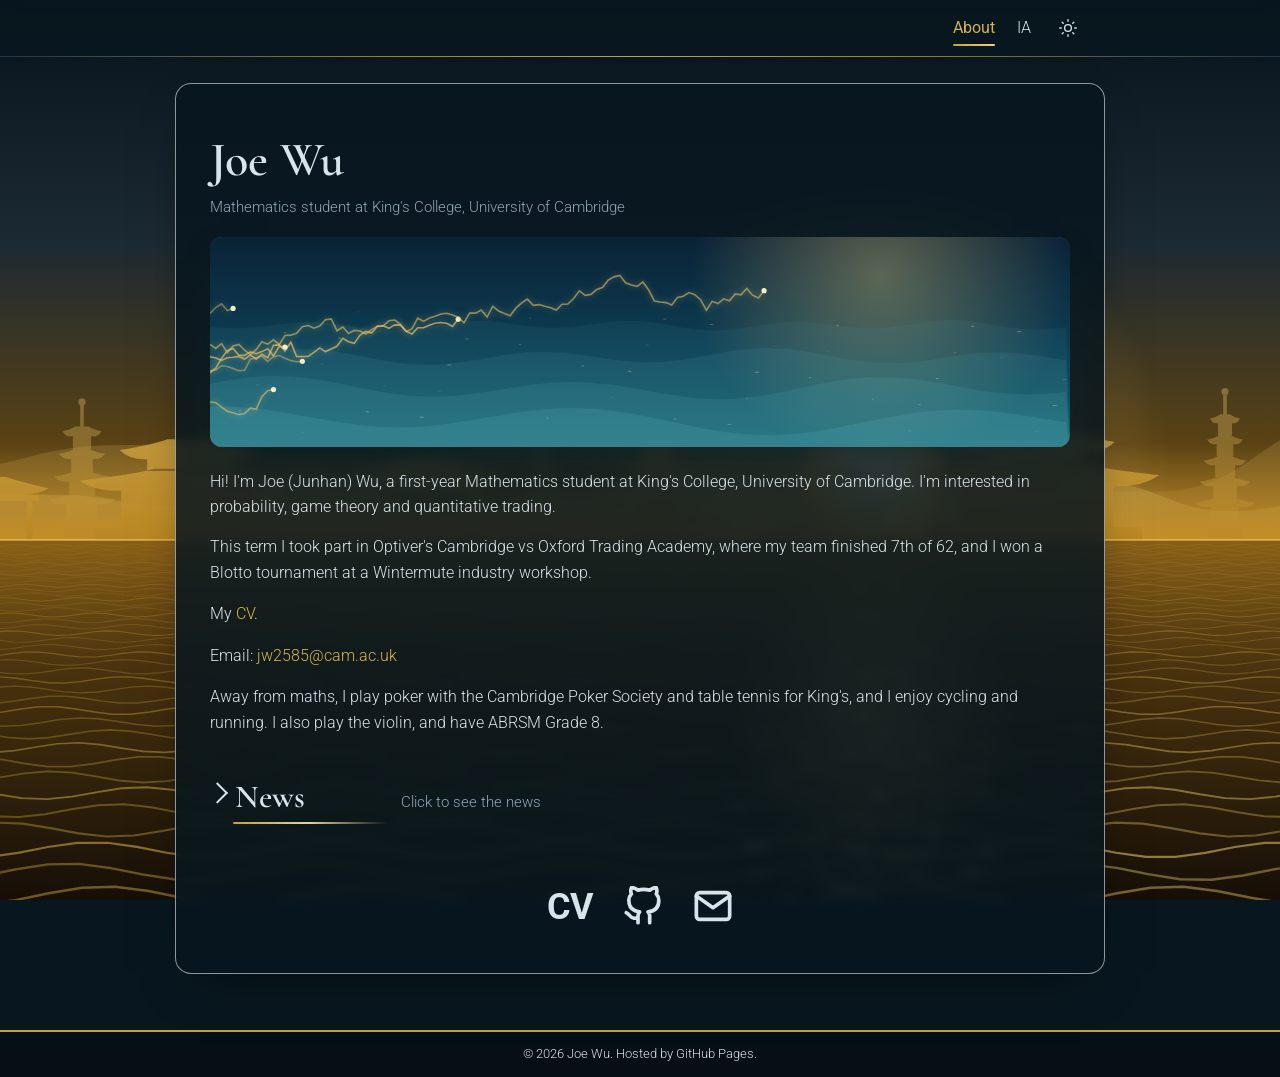
<file: index.html>
<!doctype html>
<html lang="en">
<head>
  <meta charset="utf-8">
  <meta name="viewport" content="width=device-width, initial-scale=1">
  <title>Joe Wu</title>
  <meta name="description" content="">
  <link rel="icon" href="data:image/svg+xml,%3Csvg%20xmlns='http://www.w3.org/2000/svg'%20viewBox='0%200%2032%2032'%3E%3Cdefs%3E%3ClinearGradient%20id='g'%20x1='0'%20y1='1'%20x2='1'%20y2='0'%3E%3Cstop%20offset='0'%20stop-color='%23b8861f'/%3E%3Cstop%20offset='1'%20stop-color='%23f6d77f'/%3E%3C/linearGradient%3E%3C/defs%3E%3Cpath%20d='M3%2027%20L11%2017%20L16%2021%20L29%205'%20fill='none'%20stroke='url%28%23g%29'%20stroke-width='3.4'%20stroke-linecap='round'%20stroke-linejoin='round'/%3E%3C/svg%3E">
  <link rel="preconnect" href="https://fonts.googleapis.com">
  <link rel="preconnect" href="https://fonts.gstatic.com" crossorigin>
  <link href="https://fonts.googleapis.com/css2?family=Cormorant+Garamond:wght@500;600&family=Roboto:wght@300;400;500;700&display=swap" rel="stylesheet">
  <link rel="stylesheet" href="assets/style.css?v=38">
</head>
<body>
  <div id="app"></div>
  <noscript><p style="padding:24px">This site needs JavaScript to display.</p></noscript>
  <!-- content.js holds all text/links; edit it with editor.html -->
  <script src="content.js?v=38"></script>
  <script src="assets/site.js?v=38"></script>
</body>
</html>
</file>
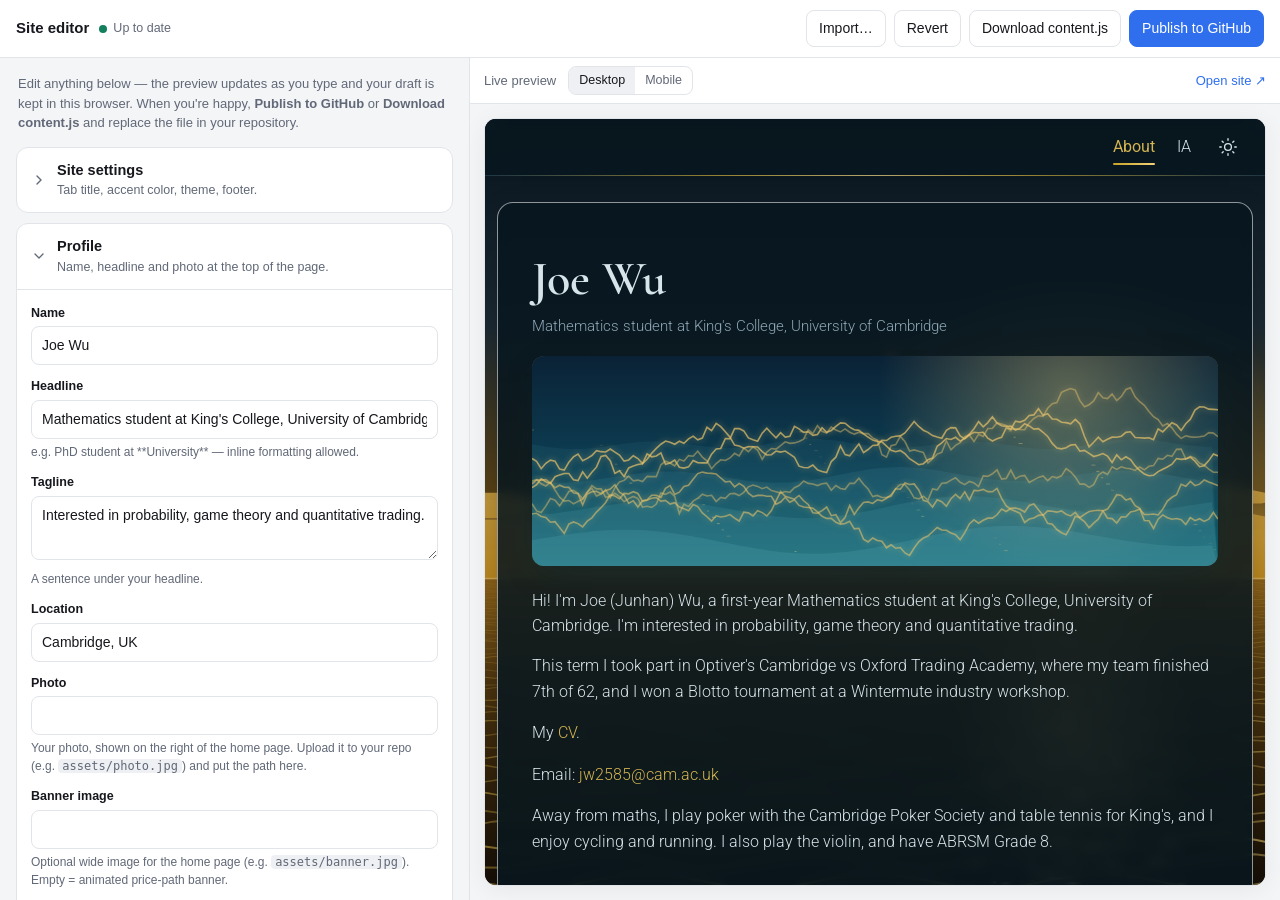
<file: editor.html>
<!doctype html>
<html lang="en">
<head>
<meta charset="utf-8">
<meta name="viewport" content="width=device-width, initial-scale=1">
<meta name="robots" content="noindex, nofollow">
<title>Site Editor</title>
<link rel="icon" href="data:image/svg+xml,%3Csvg xmlns='http://www.w3.org/2000/svg' viewBox='0 0 32 32'%3E%3Crect x='3' y='3' width='26' height='26' rx='7' fill='%232f6fed'/%3E%3C/svg%3E">
<style>
  :root {
    --bg: #f4f5f7; --panel: #ffffff; --text: #16181d; --muted: #616877; --border: #e1e4e9;
    --field: #ffffff; --hover: #eef0f3; --accent: #2f6fed; --danger: #d92d20; --ok: #12805c;
    color-scheme: light;
  }
  @media (prefers-color-scheme: dark) {
    :root:not([data-theme="light"]) {
      --bg: #0e1014; --panel: #161920; --text: #e7e9ee; --muted: #99a0ad; --border: #2a2f39;
      --field: #0f1217; --hover: #1f232c; --accent: #5b8dff; --danger: #f97066; --ok: #47cd89;
      color-scheme: dark;
    }
  }
  :root[data-theme="dark"] {
    --bg: #0e1014; --panel: #161920; --text: #e7e9ee; --muted: #99a0ad; --border: #2a2f39;
    --field: #0f1217; --hover: #1f232c; --accent: #5b8dff; --danger: #f97066; --ok: #47cd89;
    color-scheme: dark;
  }
  * { box-sizing: border-box; }
  [hidden] { display: none !important; }
  html, body { height: 100%; }
  body { margin: 0; display: flex; flex-direction: column; background: var(--bg); color: var(--text);
         font: 14px/1.5 -apple-system, BlinkMacSystemFont, "Segoe UI", Inter, Roboto, Helvetica, Arial, sans-serif; }
  a { color: var(--accent); }
  code { font-family: ui-monospace, Consolas, monospace; font-size: 12px; background: var(--hover); padding: 0 4px; border-radius: 4px; }
  svg.ic { width: 16px; height: 16px; fill: none; stroke: currentColor; stroke-width: 2; stroke-linecap: round; stroke-linejoin: round; }

  button { font: inherit; cursor: pointer; border-radius: 8px; padding: 7px 12px; border: 1px solid var(--border);
           background: var(--panel); color: var(--text); white-space: nowrap; }
  button:hover { background: var(--hover); }
  button.primary { background: var(--accent); border-color: var(--accent); color: #fff; }
  button.primary:hover { filter: brightness(1.08); background: var(--accent); }
  button:disabled { opacity: .5; cursor: default; }

  /* Header */
  .bar { display: flex; align-items: center; gap: 10px; flex-wrap: wrap; padding: 10px 16px;
         background: var(--panel); border-bottom: 1px solid var(--border); }
  .bar h1 { font-size: 15px; margin: 0; font-weight: 650; }
  .status { font-size: 12.5px; color: var(--muted); display: inline-flex; align-items: center; gap: 6px; }
  .status::before { content: ""; width: 8px; height: 8px; border-radius: 50%; background: var(--ok); }
  .status.dirty::before { background: #f5a524; }
  .bar .actions { margin-left: auto; display: flex; gap: 8px; flex-wrap: wrap; }

  .notice { display: flex; align-items: center; gap: 12px; padding: 8px 16px; font-size: 13px;
            background: color-mix(in srgb, var(--accent) 12%, var(--panel)); border-bottom: 1px solid var(--border); }
  .notice.error { background: color-mix(in srgb, var(--danger) 14%, var(--panel)); }
  .notice button { padding: 3px 10px; font-size: 12.5px; }

  /* Layout */
  .layout { flex: 1; min-height: 0; display: grid; grid-template-columns: minmax(340px, 470px) 1fr; }
  .form { overflow-y: auto; padding: 16px; border-right: 1px solid var(--border); }
  .preview { display: flex; flex-direction: column; min-height: 0; min-width: 0; }
  .pbar { display: flex; align-items: center; gap: 12px; padding: 8px 14px; border-bottom: 1px solid var(--border);
          background: var(--panel); font-size: 13px; color: var(--muted); }
  .pbar a { margin-left: auto; text-decoration: none; }
  .seg { display: inline-flex; border: 1px solid var(--border); border-radius: 8px; overflow: hidden; }
  .seg button { border: 0; border-radius: 0; padding: 4px 10px; font-size: 12.5px; background: transparent; color: var(--muted); }
  .seg button.on { background: var(--hover); color: var(--text); }
  .frame-wrap { flex: 1; min-height: 0; display: flex; justify-content: center; padding: 14px; }
  iframe { width: 100%; height: 100%; border: 1px solid var(--border); border-radius: 12px; background: #fff;
           box-shadow: 0 4px 24px rgba(0,0,0,.06); transition: width .25s ease; }

  /* Cards */
  .intro { color: var(--muted); font-size: 13px; margin: 0 2px 14px; }
  details.card { background: var(--panel); border: 1px solid var(--border); border-radius: 12px; margin-bottom: 10px; }
  details > summary { list-style: none; cursor: pointer; user-select: none; }
  details > summary::-webkit-details-marker { display: none; }
  details.card > summary { display: flex; align-items: center; gap: 10px; padding: 12px 14px; border-radius: 12px; }
  details.card > summary:hover { background: var(--hover); }
  .chev { transition: transform .15s; color: var(--muted); flex: none; }
  details[open] > summary .chev { transform: rotate(90deg); }
  .st { flex: 1; min-width: 0; }
  .sl { font-weight: 600; font-size: 14.5px; }
  .sd { color: var(--muted); font-size: 12.5px; }
  .badge { font-size: 11.5px; padding: 1px 8px; border-radius: 999px; background: var(--hover); color: var(--muted); border: 1px solid var(--border); white-space: nowrap; }
  .card-body { padding: 2px 14px 16px; border-top: 1px solid var(--border); }

  /* Fields */
  .field { margin-top: 12px; }
  .field > label { display: block; font-weight: 550; font-size: 12.5px; margin-bottom: 4px; }
  input[type=text], input[type=number], input[type=password], select, textarea {
    width: 100%; padding: 8px 10px; border: 1px solid var(--border); border-radius: 8px;
    background: var(--field); color: var(--text); font: inherit; }
  textarea { resize: vertical; min-height: 64px; line-height: 1.5; overflow: hidden; }
  input:focus, select:focus, textarea:focus { outline: 2px solid color-mix(in srgb, var(--accent) 35%, transparent); border-color: var(--accent); }
  .hint { color: var(--muted); font-size: 12px; margin-top: 4px; }
  .field.check { display: flex; align-items: center; gap: 8px; }
  .field.check > label { margin: 0; font-size: 13.5px; }
  input[type=checkbox] { width: 16px; height: 16px; accent-color: var(--accent); margin: 0; }
  .color { display: flex; gap: 8px; }
  .color input[type=color] { width: 44px; height: 37px; padding: 2px; border: 1px solid var(--border); border-radius: 8px; background: var(--field); cursor: pointer; }
  fieldset.group { border: 1px solid var(--border); border-radius: 10px; margin: 14px 0 0; padding: 4px 12px 12px; }
  fieldset.group legend { font-size: 12.5px; font-weight: 600; padding: 0 4px; }
  .glabel { font-weight: 600; font-size: 12.5px; margin: 16px 0 2px; }

  /* Array items */
  details.item { border: 1px solid var(--border); border-radius: 10px; margin-top: 8px; background: var(--bg); }
  details.item > summary { display: flex; align-items: center; gap: 8px; padding: 6px 6px 6px 10px; border-radius: 10px; }
  details.item > summary:hover { background: var(--hover); }
  .item-title { flex: 1; min-width: 0; overflow: hidden; text-overflow: ellipsis; white-space: nowrap; font-weight: 500; }
  .item-body { padding: 0 12px 12px; }
  .tools { display: flex; gap: 1px; flex: none; }
  .tbtn { border: 0; background: transparent; color: var(--muted); width: 28px; height: 28px; padding: 0;
          border-radius: 6px; display: grid; place-items: center; }
  .tbtn:hover { background: var(--panel); color: var(--text); }
  .tbtn.del:hover { color: var(--danger); }
  .tbtn:disabled { opacity: .25; background: transparent; }
  .prim { display: flex; gap: 6px; margin-top: 6px; align-items: center; }
  button.add { margin-top: 10px; width: 100%; border-style: dashed; color: var(--muted); background: transparent; }
  button.add:hover { color: var(--accent); border-color: var(--accent); background: transparent; }

  .order-row { display: flex; align-items: center; gap: 10px; padding: 5px 6px 5px 10px; margin-top: 6px;
               border: 1px solid var(--border); border-radius: 9px; background: var(--bg); }
  .order-row.off .oname { color: var(--muted); text-decoration: line-through; }
  .onum { color: var(--muted); font-size: 12px; width: 14px; text-align: right; font-variant-numeric: tabular-nums; }
  .oname { flex: 1; font-weight: 500; }
  .otoggle { display: inline-flex; align-items: center; gap: 6px; font-size: 12.5px; color: var(--muted); cursor: pointer; }

  /* Toast & dialog */
  .toast { position: fixed; left: 50%; bottom: 22px; transform: translate(-50%, 16px); opacity: 0; pointer-events: none;
           display: flex; align-items: center; gap: 12px; padding: 10px 14px; border-radius: 10px; max-width: calc(100% - 32px);
           background: #1d2028; color: #f2f3f5; box-shadow: 0 8px 30px rgba(0,0,0,.25); transition: .2s; z-index: 50; font-size: 13.5px; }
  .toast.show { opacity: 1; transform: translate(-50%, 0); pointer-events: auto; }
  .toast button { padding: 3px 10px; background: transparent; color: #8fb2ff; border-color: #3a3f4b; }
  dialog { border: 1px solid var(--border); border-radius: 14px; background: var(--panel); color: var(--text);
           width: min(500px, calc(100% - 32px)); padding: 22px; }
  dialog::backdrop { background: rgba(10, 12, 16, .45); }
  dialog h2 { margin: 0 0 4px; font-size: 17px; }
  dialog p.muted { margin: 0 0 6px; color: var(--muted); font-size: 13px; }
  .row2 { display: grid; grid-template-columns: 1fr 1fr; gap: 10px; }
  .dlg-actions { display: flex; justify-content: flex-end; gap: 8px; margin-top: 18px; }
  .result { margin-top: 14px; padding: 10px 12px; border-radius: 8px; font-size: 13px; background: var(--hover); }
  .result.err { background: color-mix(in srgb, var(--danger) 14%, var(--panel)); }
  .result.ok { background: color-mix(in srgb, var(--ok) 16%, var(--panel)); }

  @media (max-width: 900px) {
    html, body { height: auto; }
    .layout { grid-template-columns: 1fr; }
    .form { border-right: 0; overflow: visible; }
    .frame-wrap { height: 85vh; flex: none; }
    .bar .actions { margin-left: 0; width: 100%; }
    .row2 { grid-template-columns: 1fr; gap: 0; }
  }
</style>
<script src="content.js"></script>
</head>
<body>
<header class="bar">
  <h1>Site editor</h1>
  <span id="status" class="status">Up to date</span>
  <div class="actions">
    <button id="btnImport" type="button" title="Load a content.js file">Import…</button>
    <input type="file" id="fileInput" accept=".js,.json,text/javascript,application/json" hidden>
    <button id="btnRevert" type="button" title="Throw away your changes">Revert</button>
    <button id="btnDownload" type="button" title="Save your changes as a new content.js">Download content.js</button>
    <button id="btnPublish" type="button" class="primary">Publish to GitHub</button>
  </div>
</header>
<div id="notice" class="notice" hidden></div>

<div class="layout">
  <div class="form" id="formPane">
    <p class="intro">Edit anything below — the preview updates as you type and your draft is kept in this browser. When you're happy, <b>Publish to GitHub</b> or <b>Download content.js</b> and replace the file in your repository.</p>
    <div id="form"></div>
  </div>
  <div class="preview">
    <div class="pbar">
      <span>Live preview</span>
      <div class="seg" role="group" aria-label="Preview width">
        <button type="button" data-w="100%" class="on">Desktop</button>
        <button type="button" data-w="390px">Mobile</button>
      </div>
      <a href="index.html" target="_blank" rel="noopener">Open site ↗</a>
    </div>
    <div class="frame-wrap"><iframe id="frame" src="index.html?preview=1" title="Live preview of your site"></iframe></div>
  </div>
</div>

<dialog id="pubDlg">
  <form id="pubForm">
    <h2>Publish to GitHub</h2>
    <p class="muted">Commits your changes as <code>content.js</code> straight to your repository. GitHub Pages updates the live site about a minute later.</p>
    <div class="row2">
      <div class="field"><label for="ghOwner">GitHub username</label><input type="text" id="ghOwner" required autocomplete="off" placeholder="your-username"></div>
      <div class="field"><label for="ghRepo">Repository</label><input type="text" id="ghRepo" required autocomplete="off" placeholder="your-username.github.io"></div>
    </div>
    <div class="row2">
      <div class="field"><label for="ghBranch">Branch</label><input type="text" id="ghBranch" value="main" autocomplete="off"></div>
      <div class="field"><label for="ghPath">File</label><input type="text" id="ghPath" value="content.js" autocomplete="off"></div>
    </div>
    <div class="field">
      <label for="ghToken">Access token</label>
      <input type="password" id="ghToken" required autocomplete="off" spellcheck="false">
      <div class="hint">Create a <a href="https://github.com/settings/personal-access-tokens/new" target="_blank" rel="noopener">fine-grained token</a> for this one repository with <b>Contents: Read and write</b>. It's only sent to api.github.com.</div>
    </div>
    <div class="field check"><input type="checkbox" id="ghRemember"><label for="ghRemember">Remember token in this browser</label></div>
    <div class="field"><label for="ghMsg">Commit message</label><input type="text" id="ghMsg" value="Update site content"></div>
    <div id="pubResult" class="result" hidden></div>
    <div class="dlg-actions">
      <button type="button" id="pubCancel">Close</button>
      <button type="submit" class="primary" id="pubGo">Publish</button>
    </div>
  </form>
</dialog>

<div id="toast" class="toast" role="status" aria-live="polite"></div>

<script>
(function () {
  "use strict";
  const $ = (s) => document.querySelector(s);
  const clone = (o) => JSON.parse(JSON.stringify(o));
  const store = {
    get(k, s) { try { return (s || localStorage).getItem(k); } catch (e) { return null; } },
    set(k, v, s) { try { (s || localStorage).setItem(k, v); } catch (e) {} },
    del(k, s) { try { (s || localStorage).removeItem(k); } catch (e) {} }
  };
  const session = (() => { try { return sessionStorage; } catch (e) { return null; } })();
  const KEYS = { draft: "site-editor:draft", published: "site-editor:published", gh: "site-editor:github", token: "site-editor:token" };

  /* ---------------- editor configuration ---------------- */
  const SECTION_KEYS = ["highlights", "about", "news", "tripos", "experience", "education", "projects", "publications", "skills", "puzzles", "contact"];
  const TOP = {
    settings: { label: "Site settings", desc: "Tab title, accent color, theme, footer." },
    profile: { label: "Profile", desc: "Name, headline and photo at the top of the page." },
    links: { label: "Links", desc: "Buttons under your name — GitHub, LinkedIn, email…" },
    pages: { label: "Pages (top menu)", desc: "The pages in your menu and which sections each one shows. The first page is your home page." },
    sectionOrder: { label: "Sections: show or hide", desc: "Switch sections on or off. Their order comes from Pages." },
    highlights: { label: "Highlights", desc: "Big numbers under the header — results, grades, rankings." },
    puzzles: { label: "Puzzle corner", desc: "Brain teasers with a reveal-answer button." },
    about: { label: "About", desc: "Your introduction." },
    news: { label: "News", desc: "Short dated updates." },
    tripos: { label: "Tripos resources", desc: "Courses by Part (comma-separated) and notes. A note's file is an HTML fragment with \\( \\) and $$ $$ maths." },
    experience: { label: "Experience", desc: "Jobs, internships, research positions." },
    education: { label: "Education", desc: "Degrees and schools." },
    projects: { label: "Projects", desc: "Cards with links, images and tags." },
    publications: { label: "Publications", desc: "Papers, articles, talks." },
    skills: { label: "Skills", desc: "Grouped lists shown as chips." },
    customSections: { label: "Custom sections", desc: "Anything else — Teaching, Awards, Talks…" },
    contact: { label: "Contact", desc: "Closing note and email button." }
  };
  const LABELS = {
    show: "Show this section", title: "Section heading", siteTitle: "Browser tab title", accentColor: "Accent color",
    footerText: "Footer text", avatar: "Photo", cvUrl: "CV / résumé link", url: "Link (URL)", repo: "Code repository",
    image: "Image", pdf: "PDF link", code: "Code link", list: "Items", label: "Button text", start: "Start", end: "End",
    "settings.description": "Search & social description",
    "news.items": "News items", "experience.items": "Positions", "education.items": "Degrees", "projects.items": "Projects",
    "publications.items": "Publications", "skills.groups": "Skill groups",
    "customSections.title": "Heading", "publications.items.title": "Paper title", "projects.items.name": "Project name",
    "skills.groups.name": "Group name", "experience.items.url": "Organization website", "education.items.url": "Institution website",
    "publications.items.url": "Paper link", "projects.items.url": "Website / demo link",
    "highlights.items": "Highlights", "puzzles.items": "Puzzles", "highlights.items.value": "Big number",
    "highlights.items.label": "Caption", "pages.title": "Menu name", "pages.sections": "Sections on this page", "about.more": "Second paragraph", banner: "Banner image", chart: "Bar chart data", chartLabel: "Chart title",
    intro: "Intro line", question: "Question", answer: "Answer"
  };
  const MD = "Supports <b>**bold**</b>, <i>*italic*</i>, <code>[text](https://…)</code> links and <code>- </code> bullet lists. Blank line = new paragraph.";
  const HINTS = {
    text: MD, description: MD,
    "settings.description": "Shown by search engines and when your link is shared.",
    "settings.theme": "“auto” follows each visitor's system setting. Visitors can still toggle it.",
    "settings.footerText": "Inline formatting and links allowed.",
    "profile.headline": "e.g. PhD student at **University** — inline formatting allowed.",
    "profile.tagline": "A sentence under your headline.",
    "profile.email": "Used for the button in the Contact section.",
    avatar: "Upload an image to your repo (e.g. <code>assets/avatar.jpg</code>) and put its path here, or paste an image URL. Empty = your initials.",
    image: "Optional. A path in your repo (e.g. <code>assets/project.png</code>) or an image URL.",
    cvUrl: "Optional, e.g. <code>assets/cv.pdf</code> — adds a highlighted “CV” button.",
    tags: "Comma-separated, e.g. <code>Python, Data</code>.", list: "Comma-separated.",
    icon: "“auto” picks an icon based on the link.",
    "links.url": "Full address, or <code>mailto:you@example.com</code> for email.",
    authors: "Your profile name is bolded automatically.",
    "news.collapse": "Text shown next to the folded title. Empty = always open.",
    "news.items.text": "One line. Inline formatting and links allowed.",
    "news.items.date": "Any text, e.g. <code>Nov 2026</code>.",
    "news.items.image": "Optional picture shown under the text, e.g. <code>assets/img/photo.jpg</code>.",
    "news.items.imageAlt": "Short description of the picture, for screen readers.",
    "pages.sections": "Comma-separated, in order. Names: <code>about, news, experience, projects, education, skills, custom, puzzles, publications, highlights, contact</code>.",
    "pages.intro": "Optional line under the page title.",
    "profile.banner": "Optional wide image for the home page (e.g. <code>assets/banner.jpg</code>). Empty = animated price-path banner.",
    "profile.avatar": "Your photo, shown on the right of the home page. Upload it to your repo (e.g. <code>assets/photo.jpg</code>) and put the path here.",
    "about.more": "Shown after your CV and email lines, e.g. hobbies.",
    "highlights.items.value": "Keep it short, e.g. <code>7th / 62</code> or <code>A*A*A*</code>.",
    chart: "Optional. <code>Label:number</code> pairs, comma-separated, e.g. <code>Market making:6900, Taking:6100</code>. A project with a chart is shown full-width as Featured.",
    question: MD, answer: MD
  };
  const ENUMS = { theme: ["auto", "light", "dark"], icon: ["auto", "github", "linkedin", "twitter", "mail", "scholar", "cv", "link"] };
  const LONG = new Set(["text", "description", "tagline", "question", "answer", "more"]);
  const PLACEHOLDERS = { url: "https://…", repo: "https://github.com/…", image: "assets/…", pdf: "https://… or assets/….pdf" };
  const SINGULAR = {
    links: "link", "news.items": "news item", "experience.items": "position", "education.items": "degree",
    "projects.items": "project", "publications.items": "publication", "skills.groups": "skill group", customSections: "custom section", pages: "page",
    "highlights.items": "highlight", "puzzles.items": "puzzle"
  };
  const TEMPLATES = {
    links: { label: "New link", url: "https://", icon: "auto" },
    "news.items": { date: "", text: "", image: "", imageAlt: "" },
    "experience.items": { role: "", organization: "", url: "", location: "", start: "", end: "", description: "" },
    "education.items": { degree: "", institution: "", url: "", location: "", start: "", end: "", description: "" },
    "projects.items": { name: "", description: "", url: "", repo: "", image: "", tags: "", chart: "", chartLabel: "" },
    "highlights.items": { value: "", label: "" },
    "puzzles.items": { question: "", answer: "" },
    "publications.items": { title: "", authors: "", venue: "", year: "", url: "", pdf: "", code: "" },
    "skills.groups": { name: "", list: "" },
    customSections: { show: true, title: "New section", text: "" },
    pages: { title: "New page", intro: "", sections: "" }
  };
  const SVG = (d, cls) => `<svg class="ic ${cls || ""}" viewBox="0 0 24 24" aria-hidden="true">${d}</svg>`;
  const I = {
    chev: SVG('<path d="m9 6 6 6-6 6"/>', "chev"),
    up: SVG('<path d="m18 15-6-6-6 6"/>'), down: SVG('<path d="m6 9 6 6 6-6"/>'),
    dup: SVG('<rect x="9" y="9" width="12" height="12" rx="2"/><path d="M5 15H4a2 2 0 0 1-2-2V4a2 2 0 0 1 2-2h9a2 2 0 0 1 2 2v1"/>'),
    del: SVG('<path d="M3 6h18M8 6V4a2 2 0 0 1 2-2h4a2 2 0 0 1 2 2v2M19 6l-1 14a2 2 0 0 1-2 2H8a2 2 0 0 1-2-2L5 6"/>')
  };

  /* ---------------- state ---------------- */
  const fileLoaded = !!(window.SITE && typeof window.SITE === "object");
  const ORIGINAL = clone(fileLoaded ? window.SITE : {});
  const fileJson = JSON.stringify(ORIGINAL);
  let baseline = fileJson;
  let state = null;

  const draft = store.get(KEYS.draft), published = store.get(KEYS.published);
  if (published === fileJson) store.del(KEYS.published);
  if (draft && draft !== fileJson) {
    try {
      state = JSON.parse(draft);
      if (draft === published) {
        baseline = published;
        notice("Showing the version you last published — GitHub Pages can take a few minutes to serve the new content.js.");
      } else {
        notice("Restored your unsaved changes from last time (kept in this browser only).", "Discard them", revert);
      }
    } catch (e) { state = null; }
  } else if (draft) store.del(KEYS.draft);
  if (!state) state = clone(ORIGINAL);
  if (!fileLoaded) notice("Couldn't load content.js — make sure it sits next to editor.html and is valid. You can also Import a copy.", null, null, true);
  normalize();

  function normalize() {
    if (!state || typeof state !== "object" || Array.isArray(state)) state = {};
    const valid = (k) => k === "custom" ? Array.isArray(state.customSections)
      : !!(state[k] && typeof state[k] === "object" && !Array.isArray(state[k]));
    const order = Array.isArray(state.sectionOrder) ? state.sectionOrder : [];
    state.sectionOrder = order.filter((k, i) => valid(k) && order.indexOf(k) === i);
    SECTION_KEYS.concat("custom").forEach((k) => { if (valid(k) && !state.sectionOrder.includes(k)) state.sectionOrder.push(k); });
  }

  /* ---------------- form rendering ---------------- */
  const form = $("#form"), formPane = $("#formPane"), frame = $("#frame");
  const openTop = new Set(["profile"]);
  const openItems = new WeakSet();
  let uid = 0;

  function el(tag, cls, text) {
    const e = document.createElement(tag);
    if (cls) e.className = cls;
    if (text != null) e.textContent = text;
    return e;
  }
  const pathKey = (path) => path.filter((p) => typeof p !== "number").join(".");
  const titleCase = (k) => k.replace(/([a-z])([A-Z])/g, "$1 $2").replace(/^./, (c) => c.toUpperCase());
  const labelFor = (key, path) => LABELS[pathKey(path)] || LABELS[key] || titleCase(String(key));

  function build() {
    const ps = formPane.scrollTop, ws = window.scrollY;
    form.innerHTML = "";
    const order = ["settings", "profile", "links", "pages", "sectionOrder"]
      .concat(state.sectionOrder.map((k) => (k === "custom" ? "customSections" : k)));
    Object.keys(state).forEach((k) => { if (!order.includes(k)) order.push(k); });
    order.filter((k) => k in state).forEach((k) => form.append(topCard(k)));
    formPane.scrollTop = ps; window.scrollTo(0, ws);
    requestAnimationFrame(() => form.querySelectorAll("textarea").forEach(autosize));
  }

  function topCard(key) {
    const meta = TOP[key] || { label: titleCase(key) };
    const d = el("details", "card");
    d.open = openTop.has(key);
    const s = el("summary");
    s.innerHTML = I.chev;
    const t = el("div", "st");
    t.append(el("div", "sl", meta.label));
    if (meta.desc) t.append(el("div", "sd", meta.desc));
    s.append(t);
    const v = state[key];
    if (v && typeof v === "object" && !Array.isArray(v) && v.show === false) s.append(el("span", "badge", "Hidden"));
    s.addEventListener("click", () => { if (!d.open) scrollPreview(key); });
    d.addEventListener("toggle", () => { d.open ? openTop.add(key) : openTop.delete(key); });
    const body = el("div", "card-body");
    if (key === "sectionOrder") renderOrder(body);
    else if (Array.isArray(v)) renderArray(body, v, [key]);
    else if (v && typeof v === "object") renderObject(body, v, [key]);
    else body.append(fieldRow(state, key, [key]));
    d.append(s, body);
    return d;
  }

  function renderObject(container, obj, path) {
    Object.keys(obj).forEach((key) => {
      const v = obj[key], p = path.concat(key);
      if (Array.isArray(v)) {
        container.append(el("div", "glabel", labelFor(key, p)));
        renderArray(container, v, p);
      } else if (v && typeof v === "object") {
        const g = el("fieldset", "group");
        g.append(el("legend", null, labelFor(key, p)));
        renderObject(g, v, p);
        container.append(g);
      } else container.append(fieldRow(obj, key, p));
    });
  }

  function fieldRow(obj, key, path) {
    const pk = pathKey(path), v = obj[key], id = "f" + ++uid;
    const row = el("div", "field");
    const lab = el("label", null, labelFor(key, path));
    lab.htmlFor = id;
    const set = (val) => { obj[key] = val; changed(); };
    let input;
    if (typeof v === "boolean") {
      row.classList.add("check");
      input = el("input"); input.type = "checkbox"; input.checked = v;
      input.addEventListener("change", () => { obj[key] = input.checked; changed(true); });
      row.append(input, lab);
    } else {
      row.append(lab);
      if (ENUMS[key]) {
        input = el("select");
        const opts = ENUMS[key].includes(v) ? ENUMS[key] : ENUMS[key].concat(v == null ? [] : [String(v)]);
        opts.forEach((o) => { const op = el("option", null, o); op.value = o; input.append(op); });
        input.value = v;
        input.addEventListener("change", () => set(input.value));
        row.append(input);
      } else if (/color$/i.test(key)) {
        const wrap = el("div", "color");
        const picker = el("input"); picker.type = "color";
        input = el("input"); input.type = "text"; input.value = v || "";
        const hex = (x) => /^#[0-9a-f]{6}$/i.test(x);
        picker.value = hex(v) ? v : "#2f6fed";
        picker.setAttribute("aria-label", "Pick color");
        picker.addEventListener("input", () => { input.value = picker.value; set(picker.value); });
        input.addEventListener("input", () => { if (hex(input.value)) picker.value = input.value; set(input.value); });
        wrap.append(picker, input);
        row.append(wrap);
      } else if (typeof v === "number") {
        input = el("input"); input.type = "number"; input.value = v;
        input.addEventListener("input", () => set(input.value === "" ? 0 : Number(input.value)));
        row.append(input);
      } else if (LONG.has(key)) {
        input = el("textarea"); input.value = v == null ? "" : v; input.rows = 2;
        input.addEventListener("input", () => { set(input.value); autosize(input); });
        row.append(input);
      } else {
        input = el("input"); input.type = "text"; input.value = v == null ? "" : v;
        input.spellcheck = !/url|repo|pdf|code|image|avatar|email/i.test(key);
        if (PLACEHOLDERS[key]) input.placeholder = PLACEHOLDERS[key];
        input.addEventListener("input", () => set(input.value));
        row.append(input);
      }
    }
    input.id = id;
    const hint = HINTS[pk] || HINTS[key];
    if (hint) { const h = el("div", "hint"); h.innerHTML = hint; row.append(h); }
    return row;
  }

  function autosize(t) { t.style.height = "auto"; t.style.height = t.scrollHeight + 2 + "px"; }

  function itemTitle(it, i) {
    const a = it.title || it.name || it.role || it.degree || it.value || it.question || it.label || it.date || "";
    const b = it.organization || it.institution || it.venue || it.text || it.list || (it.value ? it.label : "") || "";
    return [a, b].filter(Boolean).join(" · ") || "Untitled " + (i + 1);
  }

  function renderArray(container, arr, path) {
    const pk = pathKey(path);
    arr.forEach((item, i) => {
      if (item && typeof item === "object" && !Array.isArray(item)) {
        const d = el("details", "item");
        d.open = openItems.has(item);
        const s = el("summary");
        s.innerHTML = I.chev;
        const t = el("span", "item-title", itemTitle(item, i));
        s.append(t, tools(arr, i));
        const b = el("div", "item-body");
        renderObject(b, item, path.concat(i));
        d.append(s, b);
        d.addEventListener("toggle", () => {
          if (d.open) { openItems.add(item); d.querySelectorAll("textarea").forEach(autosize); } else openItems.delete(item);
        });
        d.addEventListener("input", () => { t.textContent = itemTitle(item, i); });
        container.append(d);
      } else {
        const r = el("div", "prim");
        const inp = el("input"); inp.type = "text"; inp.value = item == null ? "" : item;
        inp.addEventListener("input", () => { arr[i] = inp.value; changed(); });
        r.append(inp, tools(arr, i));
        container.append(r);
      }
    });
    const add = el("button", "add", "+ Add " + (SINGULAR[pk] || "item"));
    add.type = "button";
    add.addEventListener("click", () => {
      const n = makeNew(arr, pk);
      arr.push(n);
      if (n && typeof n === "object") openItems.add(n);
      changed(true);
    });
    container.append(add);
  }

  function makeNew(arr, pk) {
    if (TEMPLATES[pk]) return clone(TEMPLATES[pk]);
    const first = arr.find((x) => x != null);
    const blank = (x) => Array.isArray(x) ? [] : x && typeof x === "object"
      ? Object.fromEntries(Object.keys(x).map((k) => [k, blank(x[k])])) : typeof x === "boolean" ? x : typeof x === "number" ? 0 : "";
    return first === undefined ? "" : blank(first);
  }

  function tbtn(svg, title, disabled, fn, cls) {
    const b = el("button", "tbtn" + (cls ? " " + cls : ""));
    b.type = "button"; b.title = title; b.setAttribute("aria-label", title);
    b.innerHTML = svg; b.disabled = disabled;
    b.addEventListener("click", (e) => { e.preventDefault(); e.stopPropagation(); fn(); });
    return b;
  }
  function swap(arr, i, j) { const t = arr[i]; arr[i] = arr[j]; arr[j] = t; changed(true); }

  function tools(arr, i) {
    const w = el("span", "tools");
    w.append(
      tbtn(I.up, "Move up", i === 0, () => swap(arr, i, i - 1)),
      tbtn(I.down, "Move down", i === arr.length - 1, () => swap(arr, i, i + 1)),
      tbtn(I.dup, "Duplicate", false, () => {
        const c = clone(arr[i]);
        arr.splice(i + 1, 0, c);
        if (c && typeof c === "object") openItems.add(c);
        changed(true);
      }),
      tbtn(I.del, "Delete", false, () => {
        const removed = arr.splice(i, 1)[0];
        changed(true);
        toast("Item deleted.", "Undo", () => { arr.splice(Math.min(i, arr.length), 0, removed); changed(true); });
      }, "del")
    );
    return w;
  }

  function renderOrder(body) {
    const order = state.sectionOrder;
    order.forEach((k, i) => {
      const row = el("div", "order-row");
      const sec = k === "custom" ? null : state[k];
      row.append(el("span", "onum", String(i + 1)));
      if (sec) {
        row.append(el("span", "oname", sec.title || (TOP[k] && TOP[k].label) || k));
        if (sec.show === false) row.classList.add("off");
        const lab = el("label", "otoggle");
        const cb = el("input"); cb.type = "checkbox"; cb.checked = sec.show !== false;
        cb.addEventListener("change", () => { sec.show = cb.checked; changed(true); });
        lab.append(cb, document.createTextNode("Visible"));
        row.append(lab);
      } else {
        row.append(el("span", "oname", "Custom sections"));
        const n = (state.customSections || []).filter((c) => c && c.show !== false).length;
        row.append(el("span", "badge", n + " visible"));
      }
      row.append(
        tbtn(I.up, "Move up", i === 0, () => swap(order, i, i - 1)),
        tbtn(I.down, "Move down", i === order.length - 1, () => swap(order, i, i + 1))
      );
      body.append(row);
    });
    const h = el("div", "hint");
    h.style.marginTop = "10px";
    h.textContent = "Sections with nothing in them are skipped automatically.";
    body.append(h);
  }

  /* ---------------- preview, saving, status ---------------- */
  let pushTimer;
  function changed(structural) {
    if (structural) build();
    updateStatus();
    clearTimeout(pushTimer);
    pushTimer = setTimeout(() => { push(); persist(); }, 120);
  }
  function push() { if (frame.contentWindow) frame.contentWindow.postMessage({ type: "site-preview", site: state }, "*"); }
  function persist() { const j = JSON.stringify(state); if (j === fileJson) store.del(KEYS.draft); else store.set(KEYS.draft, j); }
  function updateStatus() {
    const dirty = JSON.stringify(state) !== baseline;
    const st = $("#status");
    st.textContent = dirty ? "Unpublished changes — draft kept in this browser" : "Up to date";
    st.classList.toggle("dirty", dirty);
  }
  function scrollPreview(key) {
    const id = SECTION_KEYS.includes(key) ? key : key === "customSections" ? "custom" : "top";
    if (frame.contentWindow) frame.contentWindow.postMessage({ type: "site-scroll", id }, "*");
  }
  window.addEventListener("message", (e) => {
    if (e.source === frame.contentWindow && e.data && e.data.type === "site-ready") push();
  });

  function notice(msg, actionLabel, fn, isError) {
    const n = $("#notice");
    n.innerHTML = "";
    n.classList.toggle("error", !!isError);
    n.append(el("span", null, msg));
    if (actionLabel) { const b = el("button", null, actionLabel); b.type = "button"; b.addEventListener("click", fn); n.append(b); }
    const x = el("button", null, "Dismiss"); x.type = "button"; x.addEventListener("click", () => { n.hidden = true; });
    n.append(x);
    n.hidden = false;
  }

  let toastTimer;
  function toast(msg, actionLabel, fn) {
    const t = $("#toast");
    t.innerHTML = "";
    t.append(el("span", null, msg));
    if (actionLabel) {
      const b = el("button", null, actionLabel); b.type = "button";
      b.addEventListener("click", () => { t.classList.remove("show"); fn(); });
      t.append(b);
    }
    t.classList.add("show");
    clearTimeout(toastTimer);
    toastTimer = setTimeout(() => t.classList.remove("show"), actionLabel ? 7000 : 3500);
  }

  /* ---------------- toolbar actions ---------------- */
  function serialize() {
    return "// All the content of your site lives in this file.\n" +
      "// Easiest way to edit: open editor.html (visual editor with live preview).\n" +
      "// You can also edit by hand — keep everything after \"window.SITE =\" valid JSON.\n" +
      "window.SITE = " + JSON.stringify(state, null, 2) + ";\n";
  }
  function parseContent(text) {
    const t = text.trim();
    try { return JSON.parse(t); } catch (e) { /* not plain JSON — try content.js format */ }
    const i = t.indexOf("{"), j = t.lastIndexOf("}");
    if (i < 0 || j < i) throw new Error("No content found");
    return JSON.parse(t.slice(i, j + 1));
  }

  function revert() {
    state = clone(ORIGINAL);
    baseline = fileJson;
    normalize();
    store.del(KEYS.draft); store.del(KEYS.published);
    $("#notice").hidden = true;
    build(); changed();
    toast("Back to the content in content.js.");
  }

  $("#btnRevert").addEventListener("click", () => {
    if (JSON.stringify(state) === fileJson) { toast("Nothing to revert."); return; }
    if (confirm("Discard all your changes and go back to what's in content.js?")) revert();
  });

  $("#btnDownload").addEventListener("click", () => {
    const blob = new Blob([serialize()], { type: "text/javascript" });
    const url = URL.createObjectURL(blob);
    const link = el("a"); link.href = url; link.download = "content.js";
    document.body.append(link); link.click(); link.remove();
    setTimeout(() => URL.revokeObjectURL(url), 1000);
    toast("Downloaded content.js — replace the old one in your repository to go live.");
  });

  $("#btnImport").addEventListener("click", () => $("#fileInput").click());
  $("#fileInput").addEventListener("change", (e) => {
    const f = e.target.files && e.target.files[0];
    if (!f) return;
    f.text().then((txt) => {
      state = parseContent(txt);
      normalize(); build(); changed();
      toast("Imported " + f.name + ".");
    }).catch(() => toast("That file doesn't look like a valid content.js.")).finally(() => { e.target.value = ""; });
  });

  document.querySelectorAll(".seg button").forEach((b) => b.addEventListener("click", () => {
    document.querySelectorAll(".seg button").forEach((x) => x.classList.toggle("on", x === b));
    frame.style.width = b.dataset.w;
  }));

  /* ---------------- publish to GitHub ---------------- */
  const dlg = $("#pubDlg");
  function guessRepo() {
    const host = location.hostname;
    if (!/\.github\.io$/i.test(host)) return {};
    const owner = host.split(".")[0];
    const seg = location.pathname.split("/").filter(Boolean)[0];
    return { owner, repo: seg && !/\.html?$/i.test(seg) ? seg : host };
  }
  $("#btnPublish").addEventListener("click", () => {
    let cfg = {};
    try { cfg = JSON.parse(store.get(KEYS.gh) || "{}"); } catch (e) {}
    const g = guessRepo();
    $("#ghOwner").value = cfg.owner || g.owner || "";
    $("#ghRepo").value = cfg.repo || g.repo || "";
    $("#ghBranch").value = cfg.branch || "main";
    $("#ghPath").value = cfg.path || "content.js";
    const remembered = store.get(KEYS.token);
    $("#ghToken").value = remembered || (session && store.get(KEYS.token, session)) || "";
    $("#ghRemember").checked = !!remembered;
    $("#pubResult").hidden = true;
    dlg.showModal();
  });
  $("#pubCancel").addEventListener("click", () => dlg.close());

  function b64(str) {
    const bytes = new TextEncoder().encode(str);
    let bin = "";
    for (let i = 0; i < bytes.length; i += 0x8000) bin += String.fromCharCode.apply(null, bytes.subarray(i, i + 0x8000));
    return btoa(bin);
  }
  async function ghError(res) {
    let m = "";
    try { m = (await res.json()).message || ""; } catch (e) {}
    if (res.status === 401) return "GitHub rejected the token (401). Check it's correct and not expired.";
    if (res.status === 403) return "The token doesn't have permission (403). It needs Contents: Read and write on this repository.";
    if (res.status === 404) return "Repository, branch or file not found (404) — or the token can't access this repository.";
    if (res.status === 409 || res.status === 422) return "GitHub refused the update (" + res.status + "): " + m + ". Try publishing again.";
    return "GitHub error " + res.status + (m ? ": " + m : "");
  }

  $("#pubForm").addEventListener("submit", async (e) => {
    e.preventDefault();
    const owner = $("#ghOwner").value.trim(), repo = $("#ghRepo").value.trim();
    const branch = $("#ghBranch").value.trim() || "main", path = $("#ghPath").value.trim().replace(/^\/+/, "") || "content.js";
    const token = $("#ghToken").value.trim(), message = $("#ghMsg").value.trim() || "Update site content";
    const out = $("#pubResult"), go = $("#pubGo");
    store.set(KEYS.gh, JSON.stringify({ owner, repo, branch, path }));
    if ($("#ghRemember").checked) { store.set(KEYS.token, token); }
    else { store.del(KEYS.token); if (session) store.set(KEYS.token, token, session); }

    const api = "https://api.github.com/repos/" + encodeURIComponent(owner) + "/" + encodeURIComponent(repo) +
      "/contents/" + path.split("/").map(encodeURIComponent).join("/");
    const headers = { Accept: "application/vnd.github+json", Authorization: "Bearer " + token, "X-GitHub-Api-Version": "2022-11-28" };
    go.disabled = true; go.textContent = "Publishing…";
    out.hidden = false; out.className = "result"; out.textContent = "Talking to GitHub…";
    try {
      let sha;
      const cur = await fetch(api + "?ref=" + encodeURIComponent(branch) + "&t=" + Date.now(), { headers, cache: "no-store" });
      if (cur.ok) sha = (await cur.json()).sha;
      else if (cur.status !== 404) throw new Error(await ghError(cur));
      const body = { message, content: b64(serialize()), branch };
      if (sha) body.sha = sha;
      const res = await fetch(api, { method: "PUT", headers: Object.assign({ "Content-Type": "application/json" }, headers), body: JSON.stringify(body) });
      if (!res.ok) throw new Error(await ghError(res));
      const data = await res.json();
      const snap = JSON.stringify(state);
      store.set(KEYS.published, snap); store.set(KEYS.draft, snap);
      baseline = snap; updateStatus();
      out.className = "result ok"; out.innerHTML = "";
      out.append(el("span", null, "Published! Your site will update in about a minute. "));
      if (data.commit && data.commit.html_url) {
        const l = el("a", null, "View commit ↗"); l.href = data.commit.html_url; l.target = "_blank"; l.rel = "noopener";
        out.append(l);
      }
      toast("Published to GitHub.");
    } catch (err) {
      out.className = "result err";
      out.textContent = err && err.message && !/Failed to fetch/i.test(err.message) ? err.message
        : "Couldn't reach GitHub. Check your internet connection and try again.";
    } finally {
      go.disabled = false; go.textContent = "Publish";
    }
  });

  /* ---------------- go ---------------- */
  frame.addEventListener("load", push);
  build();
  updateStatus();
  push();
})();
</script>
</body>
</html>
</file>
<file: assets/style.css>
/* Site styles: water and gold. The accent (gold) colour comes from content.js. */
:root {
  --accent: #c9a227;
  --red: #c0392b;                                       /* gold */
  --link: color-mix(in srgb, var(--accent) 62%, #3a2a00);  /* darker gold, readable on light water */
  --gold-hi: #f1d27a;
  --water: #0f5a6b;
  --bg: #f6f9fa;
  --bg-tint: #e6f1f3;
  --text: #13293a;
  --muted: #5b7180;
  --border: #d8e3e7;
  --soft: #eaf2f4;
  --card: #ffffff;
  --outline: rgba(0, 0, 0, .55);
  --scene: url("bg-light.svg");
  --footer-bg: #0b1f2e;
  --footer-text: #d6e2e8;
  color-scheme: light;
}
@media (prefers-color-scheme: dark) {
  :root:not([data-theme="light"]) {
    --link: color-mix(in srgb, var(--accent) 80%, #fff);
    --red: #ff6b5e;
    --water: #5fb3c0;
    --bg: #08171f;
    --bg-tint: #0d2a36;
    --text: #d7e4ea;
    --muted: #8ea6b3;
    --border: #1d3644;
    --soft: #10242f;
    --card: #0c1e28;
    --outline: rgba(255, 255, 255, .55);
    --scene: url("bg-dark.svg");
    --footer-bg: #050f15;
    color-scheme: dark;
  }
}
:root[data-theme="dark"] {
  --link: color-mix(in srgb, var(--accent) 80%, #fff);
  --red: #ff6b5e;
  --water: #5fb3c0;
  --bg: #08171f;
  --bg-tint: #0d2a36;
  --text: #d7e4ea;
  --muted: #8ea6b3;
  --border: #1d3644;
  --soft: #10242f;
  --card: #0c1e28;
  --outline: rgba(255, 255, 255, .55);
  --scene: url("bg-dark.svg");
  --footer-bg: #050f15;
  color-scheme: dark;
}

* { box-sizing: border-box; }
html, body { height: 100%; }
body {
  margin: 0; display: flex; flex-direction: column; min-height: 100%;
  background: var(--bg);
  color: var(--text);
  font: 300 16px/1.6 Roboto, "Helvetica Neue", Arial, sans-serif;
  -webkit-font-smoothing: antialiased;
}
#app { display: flex; flex-direction: column; flex: 1; }
/* Background scene: golden sky, Chinese skyline and gold water (assets/bg-*.svg), fixed behind the page */
body::before { content: ""; position: fixed; inset: 0; z-index: -1; background: var(--bg) var(--scene) center bottom / cover no-repeat; }
main { flex: 1; width: 100%; }
/* the content sits on a panel with a thin outline: black in light mode, white in dark mode */
main.wrap {
  width: min(930px, calc(100% - 24px)); margin: 26px auto 0; padding: 6px 34px 34px; border-radius: 16px;
  background: color-mix(in srgb, var(--bg) 86%, transparent); border: 1px solid var(--outline);
  -webkit-backdrop-filter: blur(6px); backdrop-filter: blur(6px);
  box-shadow: 0 20px 50px -24px rgba(0, 0, 0, .6);
}
a { color: var(--link); text-decoration: none; }
a:hover { text-decoration: underline; }
strong, b { font-weight: 500; }
code { font-size: .9em; background: var(--soft); padding: 1px 5px; border-radius: 4px; }
.wrap { max-width: 930px; margin: 0 auto; padding: 0 22px; }
svg.i { width: 18px; height: 18px; fill: none; stroke: currentColor; stroke-width: 1.8; stroke-linecap: round; stroke-linejoin: round; flex: none; }

/* Top bar */
.topbar { position: sticky; top: 0; z-index: 10; background: color-mix(in srgb, var(--bg) 88%, transparent); backdrop-filter: blur(8px);
  border-bottom: 1px solid var(--border); box-shadow: 0 1px 6px rgba(0, 0, 0, .04); }
.topbar::after { content: ""; position: absolute; left: 0; right: 0; bottom: -1px; height: 1px;
  background: linear-gradient(90deg, transparent, var(--accent) 30%, var(--gold-hi) 50%, var(--accent) 70%, transparent); opacity: .7; }
.topbar .wrap { display: flex; align-items: center; justify-content: space-between; height: 56px; gap: 16px; }
.brand { color: var(--text); font: 600 21px/1 "Cormorant Garamond", Georgia, serif; letter-spacing: .02em; white-space: nowrap; }
.brand:hover { text-decoration: none; color: var(--link); }
.nav { display: flex; align-items: center; gap: 22px; }
.nav a { color: var(--text); font-size: 15.5px; }
.nav a:hover { color: var(--link); text-decoration: none; }
.nav a { position: relative; }
.nav a.active { color: var(--link); font-weight: 400; }
.nav a.active::after { content: ""; position: absolute; left: 0; right: 0; bottom: -6px; height: 2px; border-radius: 2px; background: linear-gradient(90deg, var(--accent), var(--gold-hi)); }
.theme-btn { width: 30px; height: 30px; display: grid; place-items: center; border: 0; background: transparent; color: var(--text); cursor: pointer; padding: 0; }
.theme-btn:hover { color: var(--link); }

/* Page headings */
.page-title { font: 600 48px/1.1 "Cormorant Garamond", Georgia, serif; margin: 44px 0 8px; letter-spacing: .005em; }
.desc { color: var(--muted); font-size: 15px; margin: 0 0 18px; }
h2 { font: 600 32px/1.2 "Cormorant Garamond", Georgia, serif; margin: 44px 0 14px; letter-spacing: .01em; }
section > h2::after, .fold > summary h2::after { content: ""; display: block; width: 48px; height: 2px; margin-top: 6px; border-radius: 2px;
  background: linear-gradient(90deg, var(--accent), var(--gold-hi), transparent); }
.fold > summary h2 { flex-wrap: wrap; }
.fold > summary h2::after { flex-basis: 100%; margin-left: calc(0.42em + 10px); }
section:first-of-type h2 { margin-top: 26px; }

/* Home */
.banner { margin: 14px 0 22px; border-radius: 12px; overflow: hidden; height: 210px; background: #0b2a3f;
  box-shadow: 0 10px 30px -12px rgba(8, 40, 55, .55), inset 0 0 0 1px color-mix(in srgb, var(--accent) 35%, transparent); }
.banner canvas, .banner img { display: block; width: 100%; height: 100%; object-fit: cover; }
.intro p, .intro .prose p:last-child { margin: 0 0 16px; }
.profile-pic {
  float: right; width: 30%; max-width: 240px; margin: 2px 0 16px 28px; border-radius: 4px;
  box-shadow: 0 4px 14px rgba(0, 0, 0, .18);
}
.clearfix::after { content: ""; display: table; clear: both; }
.social-row { display: flex; justify-content: center; align-items: center; gap: 30px; margin: 48px 0 10px; }
.social { color: var(--text); line-height: 1; }
.social { transition: color .2s, transform .2s; }
.social:hover { color: var(--link); transform: translateY(-2px); text-decoration: none; }
.social svg.i { width: 40px; height: 40px; stroke-width: 2.2; }
.cv-glyph { display: block; font: 700 36px/40px Roboto, Arial, sans-serif; letter-spacing: -1px; }

/* Prose and lists */
.prose p { margin: 0 0 14px; }
.prose p:last-child, .prose ul:last-child { margin-bottom: 0; }
ul { padding-left: 22px; margin: 8px 0 14px; }
li { margin: 4px 0; }
li::marker { color: var(--muted); }

/* Folded sections (e.g. News) */
.fold > summary { list-style: none; cursor: pointer; display: flex; align-items: baseline; flex-wrap: wrap; gap: 4px 14px; }
.fold > summary::-webkit-details-marker { display: none; }
.fold > summary h2 { display: inline-flex; align-items: baseline; gap: 0 10px; }
.fold > summary h2::before { content: ""; width: 0.42em; height: 0.42em; border-right: 2px solid currentColor; border-bottom: 2px solid currentColor;
  transform: translateY(-0.18em) rotate(-45deg); transition: transform .2s ease; flex: none; }
.fold[open] > summary h2::before { transform: translateY(-0.3em) rotate(45deg); }
.fold-hint { color: var(--muted); font-size: 15px; }
.fold[open] .fold-hint { display: none; }
.fold > summary:hover .fold-hint, .fold > summary:focus-visible .fold-hint { color: var(--link); }
.fold > summary:focus-visible { outline: 2px solid var(--link); outline-offset: 4px; border-radius: 4px; }

/* Tripos resources */
h3.part { font: 600 24px/1.2 "Cormorant Garamond", Georgia, serif; color: var(--water); margin: 22px 0 10px; }
.courses { border-top: 1px solid var(--border); }
details.course { border-bottom: 1px solid var(--border); }
details.course > summary { list-style: none; cursor: pointer; display: flex; align-items: center; gap: 12px; padding: 12px 4px; font-size: 17px; font-weight: 400; }
details.course > summary::-webkit-details-marker { display: none; }
details.course > summary::before { content: ""; width: 7px; height: 7px; border-right: 2px solid var(--accent); border-bottom: 2px solid var(--accent);
  transform: rotate(-45deg); transition: transform .2s ease; flex: none; margin: 0 4px 0 2px; }
details.course[open] > summary::before { transform: rotate(45deg) translate(-2px, -2px); }
details.course > summary:hover { color: var(--link); }
details.course > summary:focus-visible { outline: 2px solid var(--link); outline-offset: 2px; border-radius: 4px; }
.count { margin-left: auto; font-size: 13px; color: var(--muted); border: 1px solid var(--border); border-radius: 999px; padding: 1px 10px; }
.course-body { padding: 2px 4px 18px 30px; }
.muted { color: var(--muted); }
details.note-fold {
  margin: 10px 0 14px; border-radius: 12px;
  background: linear-gradient(180deg, color-mix(in srgb, var(--accent) 5%, var(--card)), var(--card));
  border: 1px solid color-mix(in srgb, var(--accent) 70%, transparent);
  box-shadow: 0 0 0 4px color-mix(in srgb, var(--accent) 8%, transparent), 0 14px 34px -18px rgba(0, 0, 0, .55);
}
details.note-fold > summary { list-style: none; cursor: pointer; display: flex; align-items: center; gap: 14px; padding: 18px 24px; border-radius: 12px; }
details.note-fold > summary::-webkit-details-marker { display: none; }
details.note-fold > summary::before { content: ""; width: 8px; height: 8px; border-right: 2px solid var(--accent); border-bottom: 2px solid var(--accent);
  transform: rotate(-45deg); transition: transform .2s ease; flex: none; }
details.note-fold[open] > summary::before { transform: rotate(45deg) translate(-2px, -2px); }
details.note-fold > summary:hover .note-title { color: var(--link); }
details.note-fold > summary:focus-visible { outline: 2px solid var(--link); outline-offset: 2px; }
.note-title { font: 600 23px/1.3 "Cormorant Garamond", Georgia, serif; letter-spacing: .01em; padding-bottom: 4px; border-bottom: 2px solid transparent; transition: border-color .2s; }
details.note-fold[open] .note-title { border-bottom-color: var(--accent); }
.note-fold .note-slot { animation: note-in .25s ease; }
@keyframes note-in { from { opacity: 0; transform: translateY(-6px); } to { opacity: 1; transform: none; } }
.note-fold .note-slot > .muted { padding: 0 24px 18px 46px; margin: 0; }
.note-fold .note { margin: 0; padding: 4px 40px 30px 46px; border: 0; border-radius: 0 0 12px 12px; background: none; box-shadow: none; }
.note-fold .note h4 { display: none; }
.note-close-row { display: flex; justify-content: center; padding: 0 24px 24px; }
.note-close {
  font: 500 14.5px Roboto, Arial, sans-serif; letter-spacing: .02em; color: var(--red); background: transparent;
  border: 1.5px solid var(--red); border-radius: 999px; padding: 7px 20px; cursor: pointer; transition: background .2s, color .2s;
}
.note-close:hover { background: var(--red); color: var(--bg); }
.note-close:focus-visible { outline: 2px solid var(--red); outline-offset: 3px; }                  /* the title is already in the summary */
.note {
  position: relative; margin: 10px 0 6px; padding: 34px 40px 30px; border-radius: 12px;
  background: linear-gradient(180deg, color-mix(in srgb, var(--accent) 5%, var(--card)), var(--card));
  border: 1px solid color-mix(in srgb, var(--accent) 70%, transparent);
  box-shadow: 0 0 0 4px color-mix(in srgb, var(--accent) 8%, transparent), 0 14px 34px -18px rgba(0, 0, 0, .55);
  font-weight: 400; font-size: 17px; line-height: 1.85;
}
.note h4 {
  display: inline-block; font: 600 27px/1.25 "Cormorant Garamond", Georgia, serif; letter-spacing: .01em;
  margin: 0 0 18px; padding-bottom: 8px; border-bottom: 2px solid var(--accent);
}
.note p { margin: 0 0 20px; }
.note p:last-child { margin-bottom: 0; }
.note p > strong:first-child {                       /* "Definition 3.2", "Step 1: ..." become small headings */
  display: block; margin: 36px 0 8px; padding-top: 26px; border-top: 1px solid var(--border);
  color: var(--link); font: 600 20px/1.3 "Cormorant Garamond", Georgia, serif; letter-spacing: .02em;
}
.note h4 + p > strong:first-child { margin-top: 6px; padding-top: 0; border-top: 0; }
.note em { color: var(--text); font-style: italic; }
.note p.proof { margin: 4px 0 24px; padding: 6px 0 6px 20px; border-left: 2px solid var(--border);
  color: color-mix(in srgb, var(--text) 92%, var(--muted)); }
.note p.proof > em:first-child { display: block; margin-bottom: 4px; color: var(--water); font-style: italic; }
.note p.proof .gap { display: block; height: 12px; }
.note p.proof .step { color: var(--muted); margin-right: 2px; }
.note ol { margin: -6px 0 22px; padding-left: 28px; }
.note li { margin: 8px 0; }
.note .katex-display {
  overflow-x: auto; overflow-y: hidden; margin: 20px 0; padding: 18px 20px; border-radius: 8px;
  background: color-mix(in srgb, var(--water) 9%, transparent);
  border-left: 3px solid color-mix(in srgb, var(--accent) 60%, transparent);
}
.note .katex { font-size: 1.08em; }
.note .table-wrap { overflow-x: auto; margin: 8px 0 22px; }
.note-table { border-collapse: collapse; width: 100%; font-size: 15.5px; line-height: 1.5; }
.note-table th, .note-table td { text-align: left; padding: 10px 12px; border-bottom: 1px solid var(--border); vertical-align: top; }
.note-table th { color: var(--link); font-weight: 500; white-space: nowrap; border-bottom: 2px solid color-mix(in srgb, var(--accent) 60%, transparent); }
.note-table td:nth-child(2), .note-table td:last-child, .note-table th:nth-child(2), .note-table th:last-child { text-align: right; }
.note-table tfoot td { font-weight: 500; border-top: 2px solid color-mix(in srgb, var(--accent) 60%, transparent); border-bottom: 0; }

/* Definitions lists: small, expandable entries */
.inline-slot > .muted { margin: 0; }
.defs { border: 1px solid color-mix(in srgb, var(--accent) 45%, transparent); border-radius: 10px; overflow: hidden; }
details.def { border-bottom: 1px solid var(--border); }
details.def:last-child { border-bottom: 0; }
details.def > summary { list-style: none; cursor: pointer; display: flex; align-items: center; gap: 10px; padding: 8px 14px; font-size: 14.5px; font-weight: 400; }
details.def > summary::-webkit-details-marker { display: none; }
details.def > summary::before { content: ""; width: 5px; height: 5px; border-right: 1.5px solid var(--accent); border-bottom: 1.5px solid var(--accent);
  transform: rotate(-45deg); transition: transform .2s ease; flex: none; }
details.def[open] > summary::before { transform: rotate(45deg) translate(-1px, -1px); }
details.def > summary:hover, details.def[open] > summary { color: var(--link); }
details.def > summary:focus-visible { outline: 2px solid var(--link); outline-offset: -2px; }
.def-ref { margin-left: auto; font-size: 12px; color: var(--muted); font-variant-numeric: tabular-nums; }
.def-body { padding: 2px 16px 12px 29px; font-size: 14.5px; line-height: 1.7; font-weight: 400; }
.def-body p { margin: 0; }
.def-body p + p { margin-top: 8px; }
.def-label { color: var(--link); font-weight: 500; margin-right: 4px; }
.def-body .katex { font-size: 1.02em; }
.def-body .katex-display { margin: 8px 0; overflow-x: auto; overflow-y: hidden; }

/* News */
.news { border-collapse: collapse; width: 100%; font-size: 15.5px; }
.news th { text-align: left; font-weight: 400; color: var(--water); white-space: nowrap; padding: 6px 22px 6px 0; vertical-align: top; width: 1%; }
.news td { padding: 6px 0; }
.news-img { display: block; margin: 10px 0 6px; max-width: 420px; }
.news-img img { display: block; width: 100%; height: auto; border-radius: 6px; border: 1px solid color-mix(in srgb, var(--accent) 45%, transparent);
  box-shadow: 0 8px 22px -10px rgba(8, 40, 55, .5); transition: transform .25s; }
.news-img:hover img { transform: translateY(-2px); }

/* Experience / education entries */
.entry { margin: 0 0 22px; padding-left: 14px; border-left: 2px solid color-mix(in srgb, var(--water) 35%, transparent); }
.entry-head { font-size: 17px; }
.entry-head strong a { color: var(--text); }
.entry-head strong a:hover { color: var(--link); }
.entry-meta { color: var(--muted); font-size: 14.5px; margin: 1px 0 6px; }
.entry .prose ul { margin-top: 4px; }

/* Numbered lists (projects, publications) */
ol.numbered { padding-left: 24px; margin: 8px 0; }
ol.numbered > li { margin: 0 0 22px; padding-left: 4px; }
ol.numbered > li::marker { color: var(--accent); font: 600 20px "Cormorant Garamond", Georgia, serif; }
.item-title { font-size: 18px; font-weight: 400; }
.item-title a { font-weight: 400; }
ol.numbered p { margin: 4px 0; }

.chart { margin: 12px 0 4px; max-width: 520px; }
.chart figcaption { color: var(--muted); font-size: 13.5px; margin-bottom: 6px; }
.bar-row { display: grid; grid-template-columns: 150px 1fr 56px; align-items: center; gap: 12px; font-size: 14.5px; margin: 5px 0; }
.bar-track { height: 8px; background: var(--soft); border-radius: 4px; overflow: hidden; }
.bar { display: block; height: 100%; background: linear-gradient(90deg, var(--water), var(--accent) 70%, var(--gold-hi)); border-radius: 4px; }
.bar-v { text-align: right; font-variant-numeric: tabular-nums; }

/* Puzzle */
.puzzle { border-left: 3px solid var(--accent); background: var(--soft); padding: 14px 18px; border-radius: 0 6px 6px 0; margin: 10px 0 16px; }
.reveal-btn { margin-top: 10px; font: 400 14px Roboto, Arial, sans-serif; color: var(--link); background: transparent; border: 1px solid var(--border); border-radius: 4px; padding: 5px 12px; cursor: pointer; }
.reveal-btn:hover { border-color: var(--link); }
.puzzle-a { margin-top: 12px; }

/* Publications */
.pub { margin-bottom: 18px; }

/* Footer */
.footer { border-top: 2px solid var(--accent); background: var(--footer-bg); color: var(--footer-text); text-align: center; font-size: 13px; padding: 12px 0; margin-top: 56px; }
.footer a { color: #fff; }
.empty { padding: 80px 0; text-align: center; color: var(--muted); }

@media (max-width: 640px) {
  main.wrap { margin-top: 12px; padding: 2px 16px 22px; border-radius: 12px; }
  .nav { gap: 14px; }
  .page-title { font-size: 38px; margin-top: 30px; }
  .banner { height: 150px; }
  .profile-pic { float: none; display: block; width: 60%; max-width: 220px; margin: 0 0 18px; }
  .bar-row { grid-template-columns: 1fr 56px; }
  .bar-row .bar-track { grid-column: 1 / -1; grid-row: 2; }
  .news th { padding-right: 14px; }
  .course-body { padding-left: 0; padding-right: 0; }
  .note { padding: 22px 18px; font-size: 16.5px; line-height: 1.8; }
  details.note-fold > summary { padding: 16px 16px; }
  .note-title { font-size: 20px; }
  .note-fold .note { padding: 4px 16px 22px; }
  .note-fold .note-slot > .muted { padding: 0 16px 16px; }
  .note h4 { font-size: 23px; }
  .note .katex-display { padding: 10px 8px; }
  .note .katex-display > .katex { font-size: .88em; }
}
</file>
